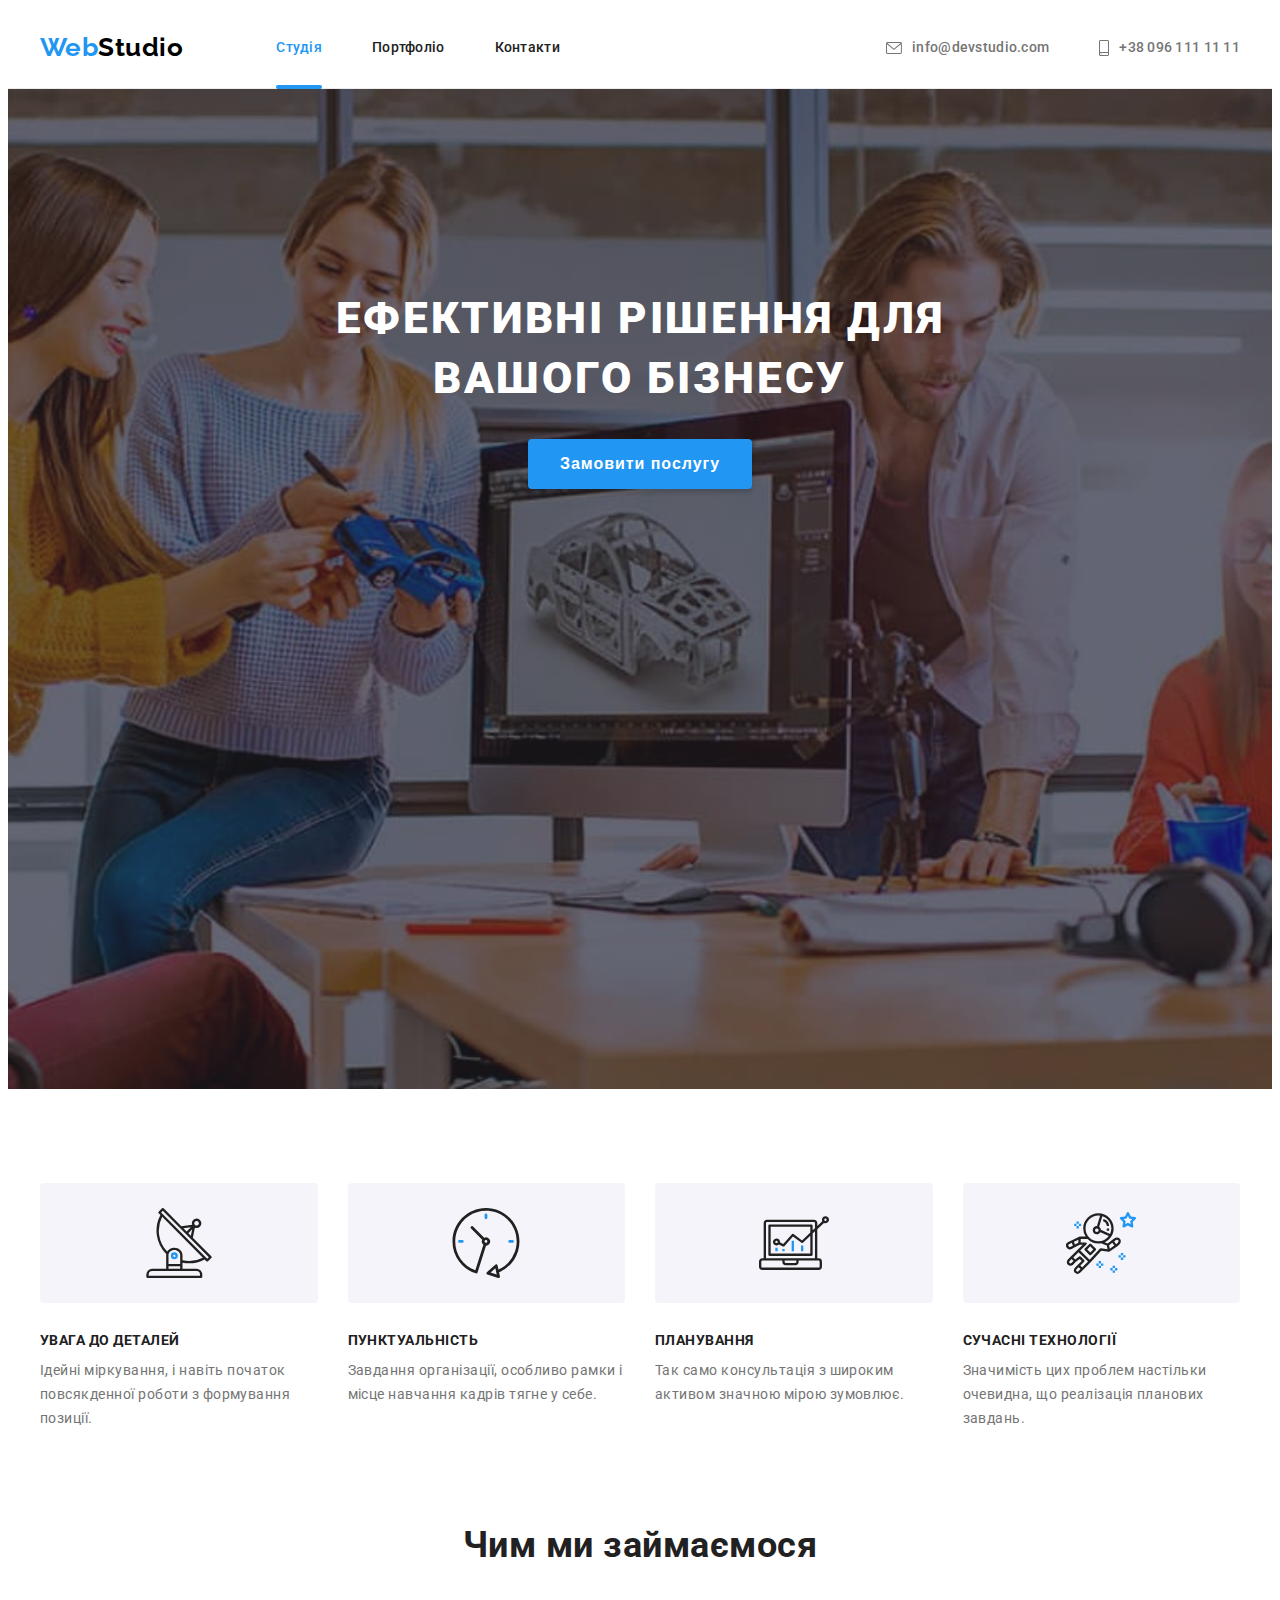
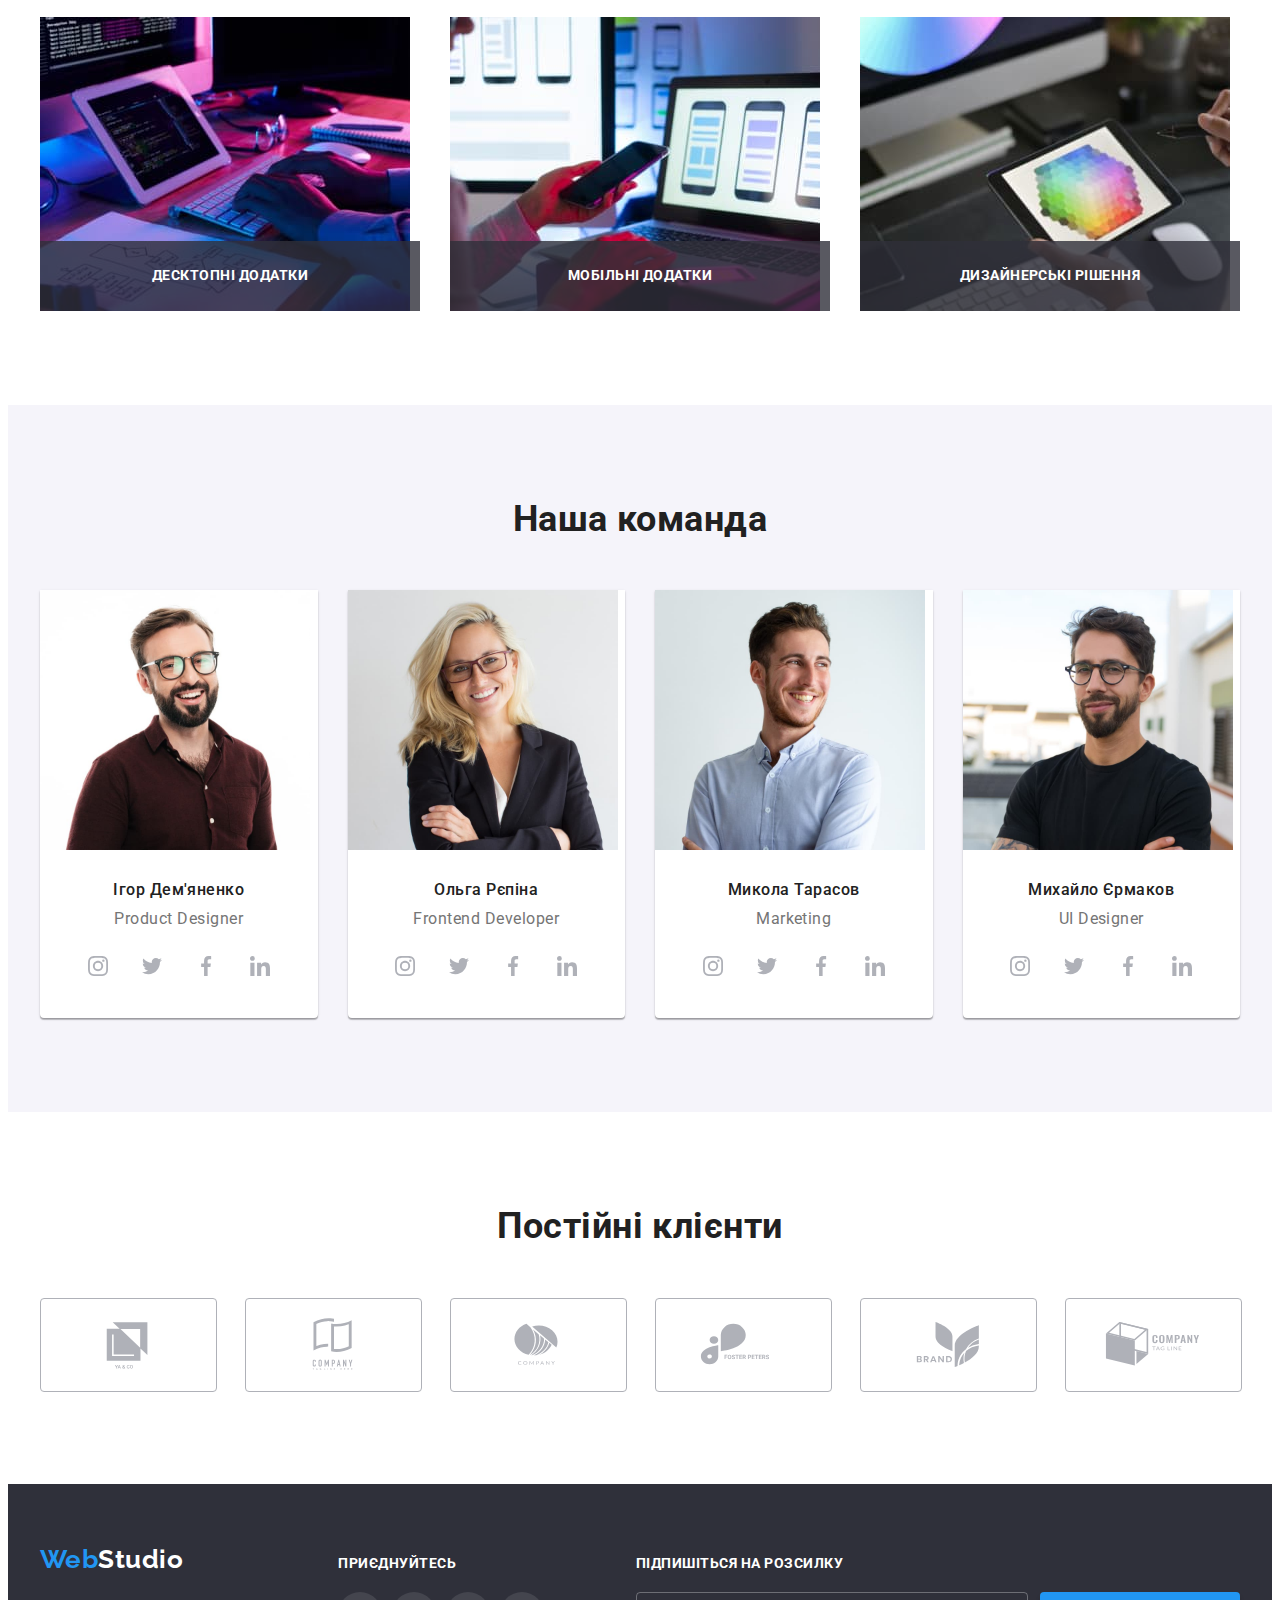
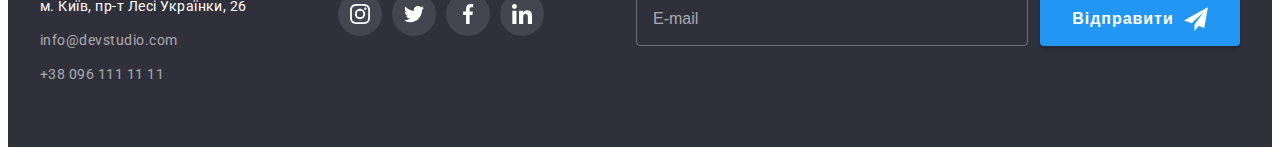
<file: index.html>
<!DOCTYPE html>
<html lang="uk">
  <head>
    <meta charset="UTF-8" />
    <meta http-equiv="X-UA-Compatible" content="IE=edge" />
    <meta name="viewport" content="width=device-width, initial-scale=1.0" />
    <title>Студія</title>
    <link rel="preconnect" href="https://fonts.googleapis.com" />
    <link rel="preconnect" href="https://fonts.gstatic.com" crossorigin />
    <link
      href="https://fonts.googleapis.com/css2?family=Raleway:wght@700&family=Roboto:wght@400;500;700;900&display=swap"
      rel="stylesheet"
    />
    <link
      rel="stylesheet"
      href="https://cdnjs.cloudflare.com/ajax/libs/modern-normalize/1.1.0/modern-normalize.min.css"
      integrity="sha512-wpPYUAdjBVSE4KJnH1VR1HeZfpl1ub8YT/NKx4PuQ5NmX2tKuGu6U/JRp5y+Y8XG2tV+wKQpNHVUX03MfMFn9Q=="
      crossorigin="anonymous"
      referrerpolicy="no-referrer"
    />
    <!-- <link rel="stylesheet" href="./css/styles.css" /> -->
    <link rel="stylesheet" href="./css/main.min.css" />
  </head>
  <body>
    <header class="header">
      <div class="container main-navigation">
        <nav class="main-navigation">
          <!-- Шапка лого -->
          <a href="./index.html" class="logo">Web<span class="logo--color-black">Studio</span></a>

          <!-- Шапка навігація -->
          <ul class="header-navigation list">
            <li class="item"><a href="./index.html" class="link current">Студія</a></li>
            <li class="item"><a href="./portfolio.html" class="link">Портфоліо</a></li>
            <li class="item"><a href="#" class="link">Контакти</a></li>
          </ul>
        </nav>

        <!-- Шапка контакти -->
        <ul class="header-contacts list">
          <li class="item">
            <a href="mailto:info@devstudio.com" class="header-link link">
              <svg class="icon-contacts" width="16" height="12">
                <use href="./images/icons.svg#icon-envelope"></use>
              </svg>
              info@devstudio.com</a
            >
          </li>
          <li class="item">
            <a href="tel:+380961111111" class="header-link link">
              <svg class="icon-contacts" width="10" height="16">
                <use href="./images/icons.svg#icon-smartphone"></use>
              </svg>
              +38 096 111 11 11</a
            >
          </li>
        </ul>
      </div>
    </header>

    <main>
      <!-- Герой -->
      <section class="hero">
        <div class="container">
          <h1 class="hero-title">
            Ефективні рішення для <br />
            вашого бізнесу
          </h1>
          <button type="button" class="main-button hero-button" data-modal-open>
            Замовити послугу
          </button>
        </div>
      </section>

      <!-- Переваги (benefits -> draw)-->
      <section class="draw section">
        <div class="container">
          <h2 class="visually-hidden">Наші переваги</h2>
          <ul class="draw__list list">
            <li class="draw__item">
              <div class="draw__box-images">
                <svg class="draw__icon" width="70" height="70">
                  <use href="./images/icons.svg#icon-antenna"></use>
                </svg>
              </div>
              <h3 class="draw__subtitle">Увага до деталей</h3>
              <p class="draw__text">
                Ідейні міркування, і навіть початок повсякденної роботи з формування позиції.
              </p>
            </li>
            <li class="draw__item">
              <div class="draw__box-images">
                <svg class="draw__icon" width="70" height="70">
                  <use href="./images/icons.svg#icon-clock"></use>
                </svg>
              </div>
              <h3 class="draw__subtitle">Пунктуальність</h3>
              <p class="draw__text">
                Завдання організації, особливо рамки і місце навчання кадрів тягне у себе.
              </p>
            </li>
            <li class="draw__item">
              <div class="draw__box-images">
                <svg class="draw__icon" width="70" height="70">
                  <use href="./images/icons.svg#icon-diagram"></use>
                </svg>
              </div>
              <h3 class="draw__subtitle">Планування</h3>
              <p class="draw__text">
                Так само консультація з широким активом значною мірою зумовлює.
              </p>
            </li>
            <li class="draw__item">
              <div class="draw__box-images">
                <svg class="draw__icon" width="70" height="70">
                  <use href="./images/icons.svg#icon-astronaut"></use>
                </svg>
              </div>
              <h3 class="draw__subtitle">Сучасні технології</h3>
              <p class="draw__text">
                Значимість цих проблем настільки очевидна, що реалізація планових завдань.
              </p>
            </li>
          </ul>
        </div>
      </section>

      <!-- Чим ми займаємося (work -> photo) -->
      <section class="photo section">
        <div class="container">
          <h2 class="section-title">Чим ми займаємося</h2>
          <ul class="photo__list list">
            <li class="photo__item">
              <img src="./images/box1.jpg" alt="Десктопні додатки" width="370" height="294" />
              <p class="photo__box">Десктопні додатки</p>
            </li>
            <li class="photo__item">
              <img src="./images/box2.jpg" alt="Мобільні додатки" width="370" height="294" />
              <p class="photo__box">Мобільні додатки</p>
            </li>
            <li class="photo__item">
              <img src="./images/box3.jpg" alt="Дизайнерські рішення" width="370" height="294" />
              <p class="photo__box">Дизайнерські рішення</p>
            </li>
          </ul>
        </div>
      </section>

      <!-- Команда -->
      <section class="team section">
        <div class="container">
          <h2 class="section-title">Наша команда</h2>
          <ul class="team-list list">
            <li class="item">
              <img src="./images/img1.jpg" alt="Ігор Дем'яненко" width="270" height="260" />
              <div class="team-card">
                <h3 class="team-subtitle">Ігор Дем'яненко</h3>
                <p class="team-text">Product Designer</p>
                <ul class="social-list list">
                  <li class="social-item">
                    <a
                      href="https://www.instagram.com/"
                      target="_blank"
                      class="social-link team-soc-link"
                    >
                      <svg class="team-soc-icon" width="20" height="20">
                        <use href="./images/icons.svg#icon-instagram"></use>
                      </svg>
                    </a>
                  </li>
                  <li class="social-item">
                    <a
                      href="https://twitter.com/?lang=uk"
                      target="_blank"
                      class="social-link team-soc-link"
                    >
                      <svg class="team-soc-icon" width="20" height="20">
                        <use href="./images/icons.svg#icon-twitter"></use>
                      </svg>
                    </a>
                  </li>
                  <li class="social-item">
                    <a
                      href="https://uk-ua.facebook.com/"
                      target="_blank"
                      class="social-link team-soc-link"
                    >
                      <svg class="team-soc-icon" width="20" height="20">
                        <use href="./images/icons.svg#icon-facebook"></use>
                      </svg>
                    </a>
                  </li>
                  <li class="social-item">
                    <a
                      href="https://www.linkedin.com/"
                      target="_blank"
                      class="social-link team-soc-link"
                    >
                      <svg class="team-soc-icon" width="20" height="20">
                        <use href="./images/icons.svg#icon-linkedin"></use>
                      </svg>
                    </a>
                  </li>
                </ul>
              </div>
            </li>
            <li class="item">
              <img src="./images/img2.jpg" alt="Ольга Рєпіна" width="270" height="260" />
              <div class="team-card">
                <h3 class="team-subtitle">Ольга Рєпіна</h3>
                <p class="team-text">Frontend Developer</p>
                <ul class="social-list list">
                  <li class="social-item">
                    <a
                      href="https://www.instagram.com/"
                      target="_blank"
                      class="social-link team-soc-link"
                    >
                      <svg class="team-soc-icon" width="20" height="20">
                        <use href="./images/icons.svg#icon-instagram"></use>
                      </svg>
                    </a>
                  </li>
                  <li class="social-item">
                    <a
                      href="https://twitter.com/?lang=uk"
                      target="_blank"
                      class="social-link team-soc-link"
                    >
                      <svg class="team-soc-icon" width="20" height="20">
                        <use href="./images/icons.svg#icon-twitter"></use>
                      </svg>
                    </a>
                  </li>
                  <li class="social-item">
                    <a
                      href="https://uk-ua.facebook.com/"
                      target="_blank"
                      class="social-link team-soc-link"
                    >
                      <svg class="team-soc-icon" width="20" height="20">
                        <use href="./images/icons.svg#icon-facebook"></use>
                      </svg>
                    </a>
                  </li>
                  <li class="social-item">
                    <a
                      href="https://www.linkedin.com/"
                      target="_blank"
                      class="social-link team-soc-link"
                    >
                      <svg class="team-soc-icon" width="20" height="20">
                        <use href="./images/icons.svg#icon-linkedin"></use>
                      </svg>
                    </a>
                  </li>
                </ul>
              </div>
            </li>
            <li class="item">
              <img src="./images/img3.jpg" alt="Микола Тарасов" width="270" height="260" />
              <div class="team-card">
                <h3 class="team-subtitle">Микола Тарасов</h3>
                <p class="team-text">Marketing</p>
                <ul class="social-list list">
                  <li class="social-item">
                    <a
                      href="https://www.instagram.com/"
                      target="_blank"
                      class="social-link team-soc-link"
                    >
                      <svg class="team-soc-icon" width="20" height="20">
                        <use href="./images/icons.svg#icon-instagram"></use>
                      </svg>
                    </a>
                  </li>
                  <li class="social-item">
                    <a
                      href="https://twitter.com/?lang=uk"
                      target="_blank"
                      class="social-link team-soc-link"
                    >
                      <svg class="team-soc-icon" width="20" height="20">
                        <use href="./images/icons.svg#icon-twitter"></use>
                      </svg>
                    </a>
                  </li>
                  <li class="social-item">
                    <a
                      href="https://uk-ua.facebook.com/"
                      target="_blank"
                      class="social-link team-soc-link"
                    >
                      <svg class="team-soc-icon" width="20" height="20">
                        <use href="./images/icons.svg#icon-facebook"></use>
                      </svg>
                    </a>
                  </li>
                  <li class="social-item">
                    <a
                      href="https://www.linkedin.com/"
                      target="_blank"
                      class="social-link team-soc-link"
                    >
                      <svg class="team-soc-icon" width="20" height="20">
                        <use href="./images/icons.svg#icon-linkedin"></use>
                      </svg>
                    </a>
                  </li>
                </ul>
              </div>
            </li>
            <li class="item">
              <img src="./images/img4.jpg" alt="Михайло Єрмаков" width="270" height="260" />
              <div class="team-card">
                <h3 class="team-subtitle">Михайло Єрмаков</h3>
                <p class="team-text">UI Designer</p>
                <ul class="social-list list">
                  <li class="social-item">
                    <a
                      href="https://www.instagram.com/"
                      target="_blank"
                      class="social-link team-soc-link"
                    >
                      <svg class="team-soc-icon" width="20" height="20">
                        <use href="./images/icons.svg#icon-instagram"></use>
                      </svg>
                    </a>
                  </li>
                  <li class="social-item">
                    <a
                      href="https://twitter.com/?lang=uk"
                      target="_blank"
                      class="social-link team-soc-link"
                    >
                      <svg class="team-soc-icon" width="20" height="20">
                        <use href="./images/icons.svg#icon-twitter"></use>
                      </svg>
                    </a>
                  </li>
                  <li class="social-item">
                    <a
                      href="https://uk-ua.facebook.com/"
                      target="_blank"
                      class="social-link team-soc-link"
                    >
                      <svg class="team-soc-icon" width="20" height="20">
                        <use href="./images/icons.svg#icon-facebook"></use>
                      </svg>
                    </a>
                  </li>
                  <li class="social-item">
                    <a
                      href="https://www.linkedin.com/"
                      target="_blank"
                      class="social-link team-soc-link"
                    >
                      <svg class="team-soc-icon" width="20" height="20">
                        <use href="./images/icons.svg#icon-linkedin"></use>
                      </svg>
                    </a>
                  </li>
                </ul>
              </div>
            </li>
          </ul>
        </div>
      </section>

      <!-- Клієнти (clients -> symbol)-->
      <section class="symbol section">
        <div class="container">
          <h2 class="section-title">Постійні клієнти</h2>
          <ul class="symbol__list list">
            <li class="symbol__item">
              <a href="#" class="symbol__link"
                ><svg class="symbol__icon" width="106" height="60">
                  <use href="./images/icons.svg#icon-company1"></use></svg
              ></a>
            </li>
            <li class="symbol__item">
              <a href="#" class="symbol__link"
                ><svg class="symbol__icon" width="106" height="60">
                  <use href="./images/icons.svg#icon-company2"></use></svg
              ></a>
            </li>
            <li class="symbol__item">
              <a href="#" class="symbol__link"
                ><svg class="symbol__icon" width="106" height="60">
                  <use href="./images/icons.svg#icon-company3"></use></svg
              ></a>
            </li>
            <li class="symbol__item">
              <a href="#" class="symbol__link"
                ><svg class="symbol__icon" width="106" height="60">
                  <use href="./images/icons.svg#icon-company4"></use></svg
              ></a>
            </li>
            <li class="symbol__item">
              <a href="#" class="symbol__link"
                ><svg class="symbol__icon" width="106" height="60">
                  <use href="./images/icons.svg#icon-company5"></use></svg
              ></a>
            </li>
            <li class="symbol__item">
              <a href="#" class="symbol__link"
                ><svg class="symbol__icon" width="106" height="60">
                  <use href="./images/icons.svg#icon-company6"></use></svg
              ></a>
            </li>
          </ul>
        </div>
      </section>
    </main>

    <footer class="footer">
      <div class="container footer-container">
        <div class="footer-contacts">
          <!-- Підвал лого -->
          <a href="./index.html" class="logo">Web<span class="logo--color-white">Studio</span></a>

          <!-- Підвал контакти -->
          <address class="footer-address">
            <ul class="address-list list">
              <li class="item">
                <a
                  href="https://goo.gl/maps/CPtrU1FHBa2aNyZL9"
                  target="_blank"
                  rel="noopener noreferrer nofollow"
                  class="footer-link maps-link"
                >
                  м. Київ, пр-т Лесі Українки, 26</a
                >
              </li>
              <li class="item">
                <a href="mailto:info@devstudio.com" class="footer-link">info@devstudio.com</a>
              </li>
              <li class="item">
                <a href="tel:+380961111111" class="footer-link">+38 096 111 11 11</a>
              </li>
            </ul>
          </address>
        </div>

        <!-- Підвал соціальні іконки -->
        <div class="footer-social-iconbox">
          <p class="footer-subtitle">Приєднуйтесь</p>
          <ul class="social-list list">
            <li class="social-item">
              <a
                href="https://www.instagram.com/"
                target="_blank"
                class="social-link footer-soc-link"
              >
                <svg class="footer-soc-icon" width="20" height="20">
                  <use href="./images/icons.svg#icon-instagram"></use>
                </svg>
              </a>
            </li>
            <li class="social-item">
              <a
                href="https://twitter.com/?lang=uk"
                target="_blank"
                class="social-link footer-soc-link"
              >
                <svg class="footer-soc-icon" width="20" height="20">
                  <use href="./images/icons.svg#icon-twitter"></use>
                </svg>
              </a>
            </li>
            <li class="social-item">
              <a
                href="https://uk-ua.facebook.com/"
                target="_blank"
                class="social-link footer-soc-link"
              >
                <svg class="footer-soc-icon" width="20" height="20">
                  <use href="./images/icons.svg#icon-facebook"></use>
                </svg>
              </a>
            </li>
            <li class="social-item">
              <a
                href="https://www.linkedin.com/"
                target="_blank"
                class="social-link footer-soc-link"
              >
                <svg class="footer-soc-icon" width="20" height="20">
                  <use href="./images/icons.svg#icon-linkedin"></use>
                </svg>
              </a>
            </li>
          </ul>
        </div>

        <!-- Підвал форма -->
        <div class="footer-subscribe">
          <p class="footer-subtitle">Підпишіться на розсилку</p>
          <form class="footer-form">
            <div class="footer-input-wrap">
              <input
                type="email"
                name="footer-input-email"
                class="footer-input"
                placeholder="E-mail"
                required
              />
              <button type="submit" class="main-button footer-subscribe-button">
                Відправити
                <svg class="footer-icon-button" width="24" height="24">
                  <use href="./images/icons.svg#icon-send"></use>
                </svg>
              </button>
            </div>
          </form>
        </div>
      </div>
    </footer>

    <!-- Модальне вікно -->
    <div class="backdrop is-hidden" data-modal>
      <div class="modal-window">
        <button type="button" class="modal-close-button" data-modal-close>
          <svg class="modal-close-icon" width="18" height="18">
            <use href="./images/icons.svg#icon-close"></use>
          </svg>
        </button>
        <p class="modal-title">Залиште свої дані, ми вам передзвонимо</p>
        <form class="modal-form">
          <div class="modal-area">
            <label for="modal-input-name" class="modal-label"><span>Ім'я</span></label>
            <div class="modal-input-wrap">
              <input
                type="text"
                name="user-name"
                class="modal-input"
                id="modal-input-name"
                required
              />
              <svg class="modal-input-icon" width="18" height="18">
                <use href="./images/icons.svg#icon-person"></use>
              </svg>
            </div>
          </div>
          <div class="modal-area">
            <label for="modal-input-tel" class="modal-label"><span>Телефон</span></label>
            <div class="modal-input-wrap">
              <input type="tel" name="user-tel" class="modal-input" id="modal-input-tel" required />
              <svg class="modal-input-icon" width="18" height="18">
                <use href="./images/icons.svg#icon-phone"></use>
              </svg>
            </div>
          </div>
          <div class="modal-area">
            <label for="modal-input-email" class="modal-label"><span>Пошта</span></label>
            <div class="modal-input-wrap">
              <input
                type="email"
                name="user-email"
                class="modal-input"
                id="modal-input-email"
                required
              />
              <svg class="modal-input-icon" width="18" height="18">
                <use href="./images/icons.svg#icon-email"></use>
              </svg>
            </div>
          </div>
          <div class="modal-area-comment">
            <label for="modal-input-comment" class="modal-label"><span>Коментар</span></label>
            <div class="modal-input-wrap">
              <textarea
                name="user-comment"
                class="modal-comment"
                id="modal-input-comment"
                placeholder="Введіть текст"
              ></textarea>
            </div>
          </div>
          <div class="modal-check">
            <input
              type="checkbox"
              name="agreement"
              id="agreement"
              class="modal-agreement visually-hidden"
            />
            <label for="agreement" class="modal-text-agreement">
              <span>
                <svg class="modal-check-icon" width="16" height="15">
                  <use href="./images/icons.svg#icon-check"></use>
                </svg>
              </span>
              Погоджуюся з розсилкою та приймаю&nbsp;
              <a
                href="#"
                target="_blank"
                rel="noopener noreferrer nofollow"
                class="modal-agreement-link"
              >
                Умови договору</a
              ></label
            >
          </div>
          <button type="submit" class="main-button modal-send-button">Відправити</button>
        </form>
      </div>
    </div>

    <script src="./js/modal.js"></script>
  </body>
</html>
</file>
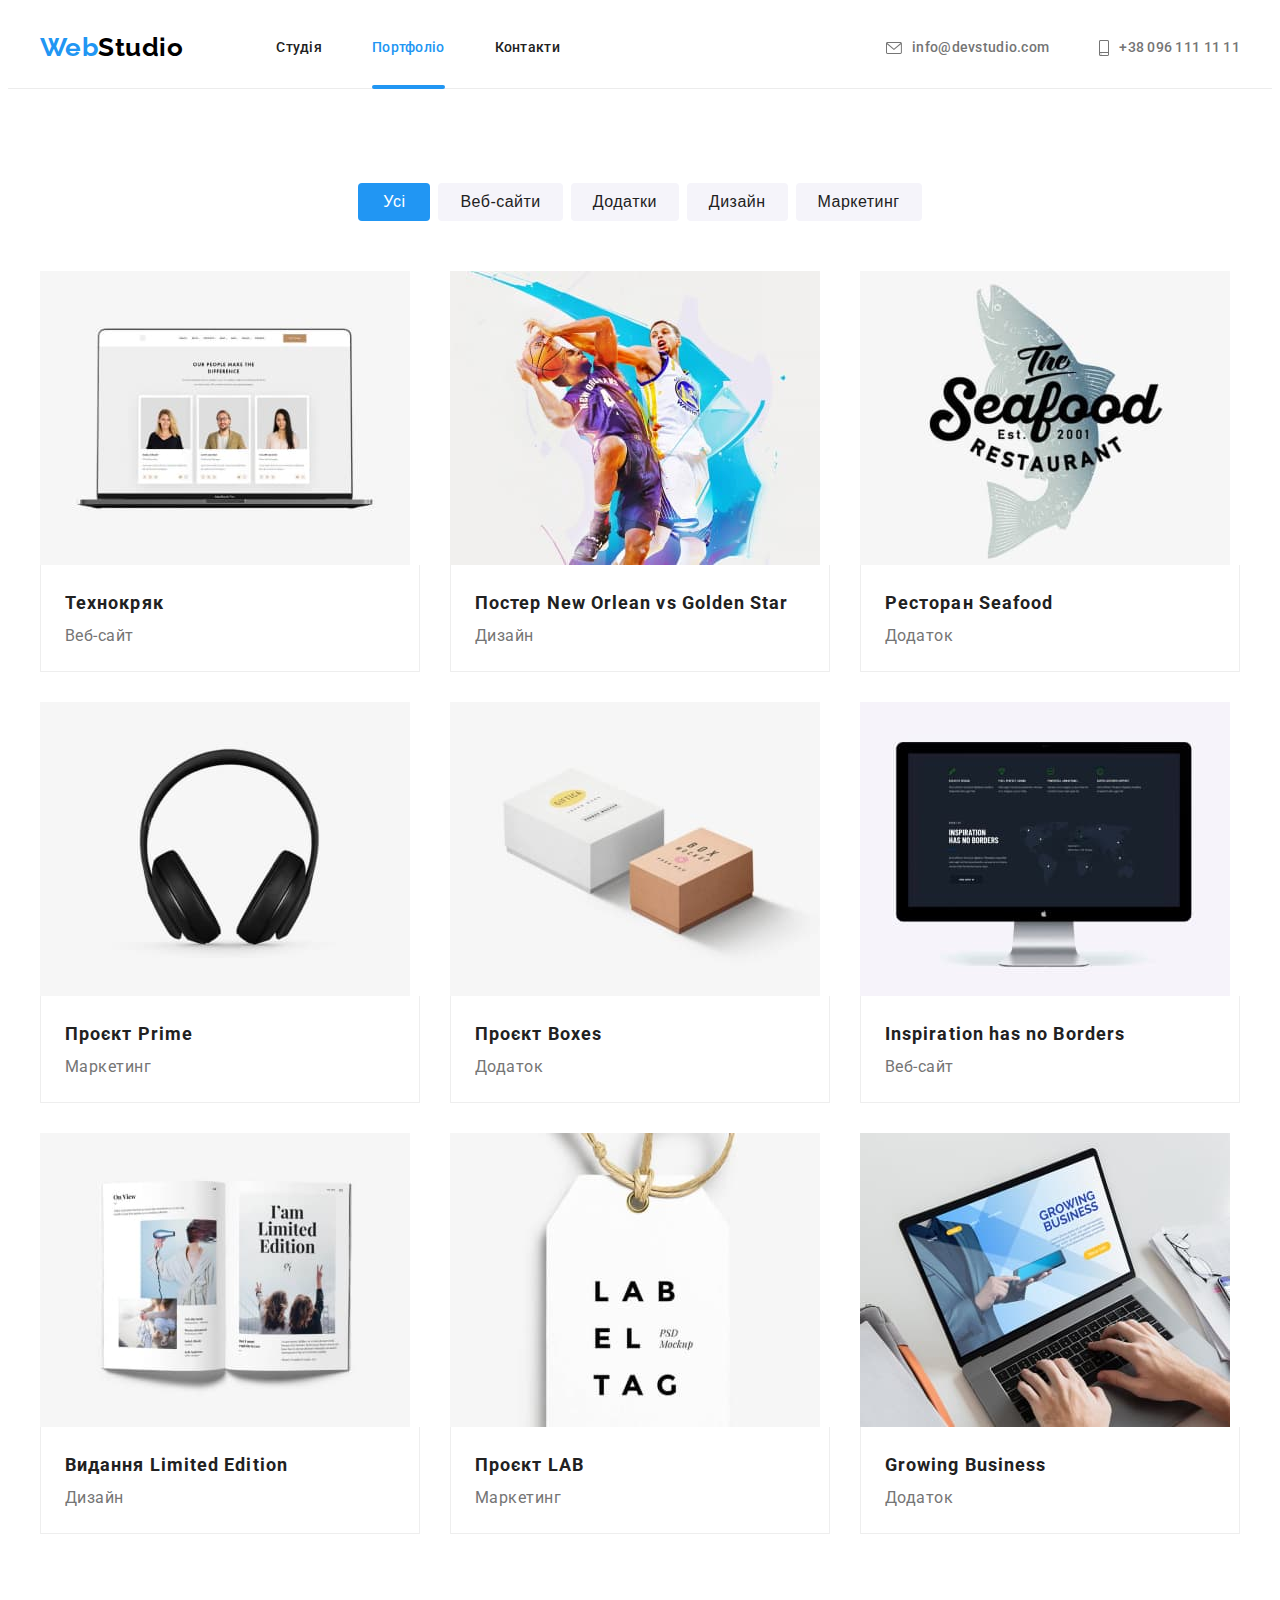
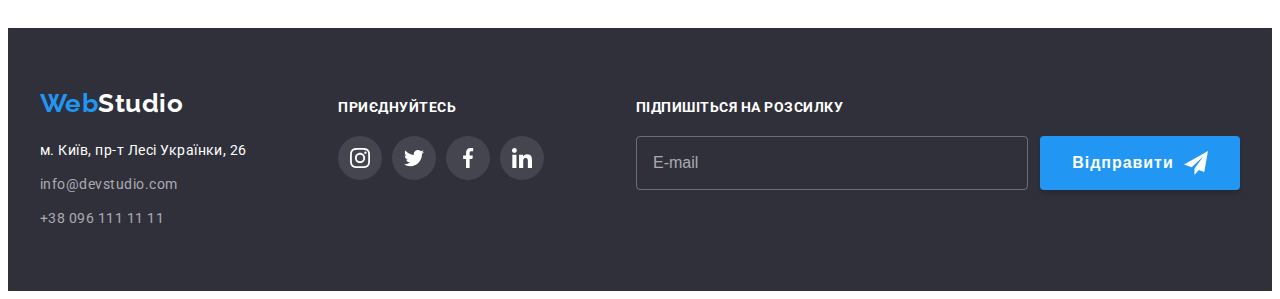
<file: portfolio.html>
<!DOCTYPE html>
<html lang="uk">
  <head>
    <meta charset="UTF-8" />
    <meta http-equiv="X-UA-Compatible" content="IE=edge" />
    <meta name="viewport" content="width=device-width, initial-scale=1.0" />
    <title>Студія</title>
    <link rel="preconnect" href="https://fonts.googleapis.com" />
    <link rel="preconnect" href="https://fonts.gstatic.com" crossorigin />
    <link
      href="https://fonts.googleapis.com/css2?family=Raleway:wght@700&family=Roboto:wght@400;500;700;900&display=swap"
      rel="stylesheet"
    />
    <link
      rel="stylesheet"
      href="https://cdnjs.cloudflare.com/ajax/libs/modern-normalize/1.1.0/modern-normalize.min.css"
      integrity="sha512-wpPYUAdjBVSE4KJnH1VR1HeZfpl1ub8YT/NKx4PuQ5NmX2tKuGu6U/JRp5y+Y8XG2tV+wKQpNHVUX03MfMFn9Q=="
      crossorigin="anonymous"
      referrerpolicy="no-referrer"
    />
    <!-- <link rel="stylesheet" href="./css/styles.css" /> -->
    <link rel="stylesheet" href="./css/main.min.css" />
  </head>
  <body>
    <header class="header">
      <div class="container main-navigation">
        <nav class="main-navigation">
          <!-- Шапка лого -->
          <a href="./index.html" class="logo">Web<span class="logo--color-black">Studio</span></a>

          <!-- Шапка навігація -->
          <ul class="header-navigation list">
            <li class="item"><a href="./index.html" class="link">Студія</a></li>
            <li class="item"><a href="./portfolio.html" class="link current">Портфоліо</a></li>
            <li class="item"><a href="#" class="link">Контакти</a></li>
          </ul>
        </nav>

        <!-- Шапка контакти -->
        <ul class="header-contacts list">
          <li class="item">
            <a href="mailto:info@devstudio.com" class="header-link link">
              <svg class="icon-contacts" width="16" height="12">
                <use href="./images/icons.svg#icon-envelope"></use>
              </svg>
              info@devstudio.com</a
            >
          </li>
          <li class="item">
            <a href="tel:+380961111111" class="header-link link">
              <svg class="icon-contacts" width="10" height="16">
                <use href="./images/icons.svg#icon-smartphone"></use>
              </svg>
              +38 096 111 11 11</a
            >
          </li>
        </ul>
      </div>
    </header>

    <main>
      <!-- Портфолію -->
      <section class="portfolio section">
        <div class="container">
          <h1 class="visually-hidden">Портфоліо</h1>

          <!-- Фільтр-кнопки -->
          <ul class="portfolio-btnlist list">
            <li class="item">
              <button type="button" class="portfolio-button button-all current">Усі</button>
            </li>
            <li class="item"><button type="button" class="portfolio-button">Веб-сайти</button></li>
            <li class="item"><button type="button" class="portfolio-button">Додатки</button></li>
            <li class="item"><button type="button" class="portfolio-button">Дизайн</button></li>
            <li class="item"><button type="button" class="portfolio-button">Маркетинг</button></li>
          </ul>
        </div>

        <!-- Картки -->
        <div class="container">
          <ul class="cards-list list">
            <li class="cards-item">
              <a href="#" class="cards-link">
                <div class="cards-overlay">
                  <img
                    src="./images/portfolio1.jpg"
                    alt="Технокряк Веб-сайт"
                    width="370"
                    height="294"
                  />
                  <p class="cards-overlay-text">
                    Ресурс пропонує комплексні пропозиції з різним рівнем функціоналу та сервісів.
                    Все це дозволить відвідувачу отримати вичерпні відомості про компанію чи
                    приватну особу.
                  </p>
                </div>
                <div class="cards-info">
                  <h2 class="cards-sublitle">Технокряк</h2>
                  <p class="cards-text">Веб-сайт</p>
                </div>
              </a>
            </li>
            <li class="cards-item">
              <a href="#" class="cards-link">
                <div class="cards-overlay">
                  <img
                    src="./images/portfolio2.jpg"
                    alt="Постер New Orlean vs Golden Star Дизайн"
                    width="370"
                    height="294"
                  />
                  <p class="cards-overlay-text">
                    Ресурс пропонує комплексні пропозиції з різним рівнем функціоналу та сервісів.
                    Все це дозволить відвідувачу отримати вичерпні відомості про компанію чи
                    приватну особу.
                  </p>
                </div>
                <div class="cards-info">
                  <h2 class="cards-sublitle">Постер New Orlean vs Golden Star</h2>
                  <p class="cards-text">Дизайн</p>
                </div>
              </a>
            </li>
            <li class="cards-item">
              <a href="#" class="cards-link">
                <div class="cards-overlay">
                  <img
                    src="./images/portfolio3.jpg"
                    alt="Ресторан Seafood Додаток"
                    width="370"
                    height="294"
                  />
                  <p class="cards-overlay-text">
                    Ресурс пропонує комплексні пропозиції з різним рівнем функціоналу та сервісів.
                    Все це дозволить відвідувачу отримати вичерпні відомості про компанію чи
                    приватну особу.
                  </p>
                </div>
                <div class="cards-info">
                  <h2 class="cards-sublitle">Ресторан Seafood</h2>
                  <p class="cards-text">Додаток</p>
                </div>
              </a>
            </li>
            <li class="cards-item">
              <a href="#" class="cards-link">
                <div class="cards-overlay">
                  <img
                    src="./images/portfolio4.jpg"
                    alt="Проєкт Prime Маркетинг"
                    width="370"
                    height="294"
                  />
                  <p class="cards-overlay-text">
                    Ресурс пропонує комплексні пропозиції з різним рівнем функціоналу та сервісів.
                    Все це дозволить відвідувачу отримати вичерпні відомості про компанію чи
                    приватну особу.
                  </p>
                </div>
                <div class="cards-info">
                  <h2 class="cards-sublitle">Проєкт Prime</h2>
                  <p class="cards-text">Маркетинг</p>
                </div>
              </a>
            </li>
            <li class="cards-item">
              <a href="#" class="cards-link">
                <div class="cards-overlay">
                  <img
                    src="./images/portfolio5.jpg"
                    alt="Проєкт Boxes Додаток"
                    width="370"
                    height="294"
                  />
                  <p class="cards-overlay-text">
                    Ресурс пропонує комплексні пропозиції з різним рівнем функціоналу та сервісів.
                    Все це дозволить відвідувачу отримати вичерпні відомості про компанію чи
                    приватну особу.
                  </p>
                </div>
                <div class="cards-info">
                  <h2 class="cards-sublitle">Проєкт Boxes</h2>
                  <p class="cards-text">Додаток</p>
                </div>
              </a>
            </li>
            <li class="cards-item">
              <a href="#" class="cards-link">
                <div class="cards-overlay">
                  <img
                    src="./images/portfolio6.jpg"
                    alt="Inspiration has no Borders Веб-сайт"
                    width="370"
                    height="294"
                  />
                  <p class="cards-overlay-text">
                    Ресурс пропонує комплексні пропозиції з різним рівнем функціоналу та сервісів.
                    Все це дозволить відвідувачу отримати вичерпні відомості про компанію чи
                    приватну особу.
                  </p>
                </div>
                <div class="cards-info">
                  <h2 class="cards-sublitle">Inspiration has no Borders</h2>
                  <p class="cards-text">Веб-сайт</p>
                </div>
              </a>
            </li>
            <li class="cards-item">
              <a href="#" class="cards-link">
                <div class="cards-overlay">
                  <img
                    src="./images/portfolio7.jpg"
                    alt="Видання Limited Edition Дизайн"
                    width="370"
                    height="294"
                  />
                  <p class="cards-overlay-text">
                    Ресурс пропонує комплексні пропозиції з різним рівнем функціоналу та сервісів.
                    Все це дозволить відвідувачу отримати вичерпні відомості про компанію чи
                    приватну особу.
                  </p>
                </div>
                <div class="cards-info">
                  <h2 class="cards-sublitle">Видання Limited Edition</h2>
                  <p class="cards-text">Дизайн</p>
                </div>
              </a>
            </li>
            <li class="cards-item">
              <a href="#" class="cards-link">
                <div class="cards-overlay">
                  <img
                    src="./images/portfolio8.jpg"
                    alt="Проєкт LAB Маркетинг"
                    width="370"
                    height="294"
                  />
                  <p class="cards-overlay-text">
                    Ресурс пропонує комплексні пропозиції з різним рівнем функціоналу та сервісів.
                    Все це дозволить відвідувачу отримати вичерпні відомості про компанію чи
                    приватну особу.
                  </p>
                </div>
                <div class="cards-info">
                  <h2 class="cards-sublitle">Проєкт LAB</h2>
                  <p class="cards-text">Маркетинг</p>
                </div>
              </a>
            </li>
            <li class="cards-item">
              <a href="#" class="cards-link">
                <div class="cards-overlay">
                  <img
                    src="./images/portfolio9.jpg"
                    alt="Growing Business Додаток"
                    width="370"
                    height="294"
                  />
                  <p class="cards-overlay-text">
                    Ресурс пропонує комплексні пропозиції з різним рівнем функціоналу та сервісів.
                    Все це дозволить відвідувачу отримати вичерпні відомості про компанію чи
                    приватну особу.
                  </p>
                </div>
                <div class="cards-info">
                  <h2 class="cards-sublitle">Growing Business</h2>
                  <p class="cards-text">Додаток</p>
                </div>
              </a>
            </li>
          </ul>
        </div>
      </section>
    </main>

    <footer class="footer">
      <div class="container footer-container">
        <div class="footer-contacts">
          <!-- Підвал лого -->
          <a href="./index.html" class="logo">Web<span class="logo--color-white">Studio</span></a>

          <!-- Підвал контакти -->
          <address class="footer-address">
            <ul class="address-list list">
              <li class="item">
                <a
                  href="https://goo.gl/maps/CPtrU1FHBa2aNyZL9"
                  target="_blank"
                  rel="noopener noreferrer nofollow"
                  class="footer-link maps-link"
                >
                  м. Київ, пр-т Лесі Українки, 26</a
                >
              </li>
              <li class="item">
                <a href="mailto:info@devstudio.com" class="footer-link">info@devstudio.com</a>
              </li>
              <li class="item">
                <a href="tel:+380961111111" class="footer-link">+38 096 111 11 11</a>
              </li>
            </ul>
          </address>
        </div>

        <!-- Підвал соціальні іконки -->
        <div class="footer-social-iconbox">
          <p class="footer-subtitle">Приєднуйтесь</p>
          <ul class="social-list list">
            <li class="social-item">
              <a
                href="https://www.instagram.com/"
                target="_blank"
                class="social-link footer-soc-link"
              >
                <svg class="footer-soc-icon" width="20" height="20">
                  <use href="./images/icons.svg#icon-instagram"></use>
                </svg>
              </a>
            </li>
            <li class="social-item">
              <a
                href="https://twitter.com/?lang=uk"
                target="_blank"
                class="social-link footer-soc-link"
              >
                <svg class="footer-soc-icon" width="20" height="20">
                  <use href="./images/icons.svg#icon-twitter"></use>
                </svg>
              </a>
            </li>
            <li class="social-item">
              <a
                href="https://uk-ua.facebook.com/"
                target="_blank"
                class="social-link footer-soc-link"
              >
                <svg class="footer-soc-icon" width="20" height="20">
                  <use href="./images/icons.svg#icon-facebook"></use>
                </svg>
              </a>
            </li>
            <li class="social-item">
              <a
                href="https://www.linkedin.com/"
                target="_blank"
                class="social-link footer-soc-link"
              >
                <svg class="footer-soc-icon" width="20" height="20">
                  <use href="./images/icons.svg#icon-linkedin"></use>
                </svg>
              </a>
            </li>
          </ul>
        </div>

        <!-- Підвал форма -->
        <div class="footer-subscribe">
          <p class="footer-subtitle">Підпишіться на розсилку</p>
          <form class="footer-form">
            <div class="footer-input-wrap">
              <input
                type="email"
                name="footer-input-email"
                class="footer-input"
                placeholder="E-mail"
                required
              />
              <button type="submit" class="main-button footer-subscribe-button">
                Відправити
                <svg class="footer-icon-button" width="24" height="24">
                  <use href="./images/icons.svg#icon-send"></use>
                </svg>
              </button>
            </div>
          </form>
        </div>
      </div>
    </footer>
  </body>
</html>
</file>
<file: css/main.min.css>
:root{--white-base: #ffffff;--brand-color: #2196f3;--bgrd-primary: #2f303a;--bgrd-secondary: #f5f4fa;--txt-primary: #212121;--txt-secondary: #757575;--button-active: #188ce8;--black: #000000;--white-transparency: rgba(255, 255, 255, 0.6);--border-header-gray: #ececec;--border-cards-gray: #eeeeee;--bgrd-hero: #c4c4c4;--icon-color: #afb1b8;--time-distribution: 250ms cubic-bezier(0.4, 0, 0.2, 1)}.visually-hidden{position:absolute;white-space:nowrap;width:1px;height:1px;overflow:hidden;border:0;padding:0;clip:rect(0 0 0 0);-webkit-clip-path:inset(50%);clip-path:inset(50%);margin:-1px}p,h1,h2,h3,h4,h5,h6{margin:0}ul,ol{margin:0;padding-left:0}button{cursor:pointer}address{font-style:normal}img{display:block;max-width:100%;height:auto}body{background-color:var(--white-base);color:var(--txt-primary);font-family:"Roboto","Helvetica Neue","Verdana","Tahoma",sans-serif;letter-spacing:.03em}.section{padding-top:94px;padding-bottom:94px}.list{list-style:none}.container{width:1200px;padding-left:15px;padding-right:15px;margin:0 auto}.logo{color:var(--brand-color);font-family:"Raleway";font-weight:700;font-size:26px;line-height:1.2;text-decoration:none}.logo--color-black{color:var(--black)}.logo--color-white{color:var(--white-base)}.main-button{display:block;margin:0 auto;border-radius:4px;border:none;background-color:var(--brand-color);color:var(--white-base);box-shadow:0px 4px 4px rgba(0,0,0,.15);font-weight:700;font-size:16px;line-height:1.88;letter-spacing:.06em;transition:background-color var(--time-distribution),box-shadow var(--time-distribution)}.main-button:hover,.main-button:focus{background-color:var(--button-active);box-shadow:0px 4px 4px rgba(0,0,0,.15)}.section-title{margin-bottom:50px;font-weight:700;font-size:36px;line-height:1.16;text-align:center}.social-list{display:flex;justify-content:center;gap:10px}.social-item{width:44px;height:44px}.social-link{display:flex;justify-content:center;align-items:center;width:100%;height:100%;border-radius:50%}.backdrop{position:fixed;top:0;left:0;width:100%;height:100%;background-color:rgba(0,0,0,.2);transition:opacity var(--time-distribution),visibility var(--time-distribution)}.backdrop.is-hidden{opacity:0;visibility:hidden;pointer-events:none}.modal-window{position:absolute;top:50%;left:50%;transform:translate(-50%, -50%) scale(1) rotate(0);min-width:528px;min-height:581px;padding:40px;background-color:var(--white-base);box-shadow:0px 1px 3px rgba(0,0,0,.12),0px 1px 1px rgba(0,0,0,.14),0px 2px 1px rgba(0,0,0,.2);border-radius:4px;transition:transform var(--time-distribution)}.backdrop.is-hidden .modal-window{transform:translate(-50%, -50%) scale(0) rotate(180deg)}.modal-close-button{position:absolute;top:8px;right:8px;display:flex;justify-content:center;align-items:center;min-width:30px;min-height:30px;border-radius:50%;background-color:var(--white-base);border:1px solid rgba(0,0,0,.1)}.modal-close-icon{fill:var(--black);transform:rotate(0);transition:fill var(--time-distribution),transform var(--time-distribution)}.modal-close-icon:hover,.modal-close-icon:focus{fill:var(--brand-color);transform:rotate(90deg)}.modal-title{margin-bottom:12px;font-weight:700;font-size:20px;line-height:1.15;text-align:center}.modal-area{margin-bottom:10px}.modal-input-wrap{position:relative}.modal-label{font-size:12px;line-height:1.16;letter-spacing:.01em;color:var(--txt-secondary)}.modal-label span{display:block;margin-bottom:4px}.modal-input{width:100%;height:40px;padding-left:42px;padding-right:12px;color:var(--txt-secondary);font-size:14px;line-height:1.42;border:1px solid rgba(33,33,33,.2);border-radius:4px;outline:rgba(0,0,0,0);transition:border-color var(--time-distribution),fill var(--time-distribution)}.modal-input:focus{border-color:var(--brand-color)}.modal-input-icon{position:absolute;left:12px;top:50%;transform:translateY(-50%)}.modal-input:focus+.modal-input-icon{fill:var(--brand-color)}.modal-area-comment{margin-bottom:20px}.modal-comment{width:100%;height:120px;padding:12px 16px;color:var(--txt-secondary);font-size:14px;line-height:1.42;border:1px solid rgba(33,33,33,.2);border-radius:4px;outline:rgba(0,0,0,0);resize:none;transition:border-color var(--time-distribution)}.modal-comment::-moz-placeholder{font-size:12px;line-height:1.66;letter-spacing:.01em;color:rgba(117,117,117,.5)}.modal-comment:-ms-input-placeholder{font-size:12px;line-height:1.66;letter-spacing:.01em;color:rgba(117,117,117,.5)}.modal-comment::placeholder{font-size:12px;line-height:1.66;letter-spacing:.01em;color:rgba(117,117,117,.5)}.modal-comment:focus{border-color:var(--brand-color)}.modal-check{margin-bottom:30px}.modal-text-agreement{display:flex;justify-content:center;align-items:center;color:var(--txt-secondary);font-size:14px;line-height:1.71}.modal-text-agreement span{display:flex;justify-content:center;align-items:center;width:16px;height:15px;margin-right:8px;border:2px solid var(--txt-primary);border-radius:2px;fill:rgba(0,0,0,0);transition:border-color var(--time-distribution)}.modal-agreement:checked+.modal-text-agreement span{background-color:var(--brand-color);border-color:rgba(0,0,0,0);fill:var(--white-base)}.modal-agreement:focus+.modal-text-agreement span{border-color:var(--brand-color)}.modal-agreement-link{color:var(--brand-color)}.modal-send-button{min-width:200px;padding:10px 52px}.header{border-bottom:1px solid var(--border-header-gray)}.main-navigation{display:flex;align-items:center}.link{display:block;padding-top:32px;padding-bottom:32px;color:var(--txt-primary);font-weight:500;font-size:14px;line-height:1.14;letter-spacing:.02em;text-decoration:none;transition:color var(--time-distribution)}.header-navigation{display:flex;gap:50px;margin-left:93px;align-items:center}.header-navigation .link.current{position:relative;color:var(--brand-color)}.header-navigation .link:hover,.header-navigation .link:focus{color:var(--brand-color)}.link.current::after{content:"";position:absolute;display:block;width:100%;height:4px;bottom:-1px;border-radius:2px;background-color:var(--brand-color)}.header-contacts{display:flex;gap:50px;margin-left:auto;align-items:center}.header-contacts .link{color:var(--txt-secondary)}.header-contacts .link:hover,.header-contacts .link:focus{color:var(--brand-color)}.header-link{display:flex;align-items:center}.icon-contacts{margin-right:10px;fill:currentColor}.icon-contacts:hover,.icon-contacts:focus{fill:var(--brand-color)}.hero{padding-top:200px;padding-bottom:200px;max-width:1600px;height:600px;margin-left:auto;margin-right:auto;background-image:linear-gradient(rgba(47, 48, 58, 0.4), rgba(47, 48, 58, 0.4)),url(../images/img-hero.jpg);background-color:var(--bgrd-hero);background-repeat:no-repeat;background-position:center;background-size:cover;flex-grow:1;text-align:center}.hero-title{margin-bottom:30px;color:var(--white-base);font-weight:900;font-size:44px;line-height:1.36;letter-spacing:.06em;text-transform:uppercase}.hero-button{min-width:216px;padding:10px 32px}.draw{padding-bottom:0}.draw__list{display:flex;gap:30px}.draw__list .draw__item{flex-basis:calc((100% - 90px)/4)}.draw__subtitle{margin-bottom:10px;font-weight:700;font-size:14px;line-height:1.14;text-transform:uppercase}.draw__text{color:var(--txt-secondary);font-size:14px;line-height:1.71}.draw__box-images{display:flex;justify-content:center;align-items:center;height:120px;margin-bottom:30px;border-radius:4px;background-color:var(--bgrd-secondary)}.photo__list{display:flex;gap:30px}.photo__list .photo__item{position:relative;flex-basis:calc((100% - 60px)/3)}.photo__box{position:absolute;width:100%;height:70px;bottom:0;display:flex;justify-content:center;align-items:center;color:var(--white-base);background-color:rgba(47,48,58,.8);font-weight:700;font-size:14px;line-height:1.14;text-align:center;text-transform:uppercase}.team-list{display:flex;gap:30px}.team-list .item{flex-basis:calc((100% - 90px)/4);border-radius:0px 0px 4px 4px;background-color:var(--white-base);box-shadow:0px 1px 3px rgba(0,0,0,.12),0px 1px 1px rgba(0,0,0,.14),0px 2px 1px rgba(0,0,0,.2)}.team{background-color:var(--bgrd-secondary)}.team-card{padding-top:30px;padding-bottom:30px}.team-subtitle{margin-bottom:10px;font-weight:500;font-size:16px;line-height:1.19;text-align:center}.team-text{margin-bottom:16px;color:var(--txt-secondary);font-size:16px;line-height:1.19;text-align:center}.team-soc-link{transition:background-color var(--time-distribution)}.team-soc-link:hover,.team-soc-link:focus{background-color:var(--brand-color)}.team-soc-icon{fill:var(--icon-color);transition:fill var(--time-distribution)}.team-soc-link:hover .team-soc-icon,.team-soc-link:focus .team-soc-icon{fill:var(--white-base)}.symbol__list{display:flex;gap:30px}.symbol__list .symbol__item{flex-basis:calc((100% - 150px)/6);height:92px}.symbol__link{display:flex;justify-content:center;align-items:center;width:100%;height:100%;border:1px solid var(--icon-color);border-radius:4px;transition:border-color var(--time-distribution)}.symbol__link:hover,.symbol__link:focus{border-color:var(--brand-color)}.symbol__icon{fill:var(--icon-color);transition:fill var(--time-distribution)}.symbol__link:hover .symbol__icon,.symbol__link:focus .symbol__icon{fill:var(--brand-color)}.footer-container{display:flex;align-items:baseline;justify-content:space-between}.footer{padding-top:60px;padding-bottom:60px;background-color:var(--bgrd-primary)}.footer-address{margin-top:20px}.address-list .item+.item{margin-top:10px}.footer-link{color:var(--white-transparency);font-size:14px;line-height:1.71;text-decoration:none;transition:color var(--time-distribution)}.footer-link:hover,.footer-link:focus{color:var(--brand-color)}.maps-link{color:var(--white-base)}.footer-subtitle{margin-bottom:20px;font-weight:700;font-size:14px;line-height:1.14;text-transform:uppercase;color:var(--white-base)}.footer-soc-link{background-color:rgba(255,255,255,.1);transition:background-color var(--time-distribution)}.footer-soc-link:hover,.footer-soc-link:focus{background-color:var(--brand-color)}.footer-soc-icon{fill:var(--white-base)}.footer-input-wrap{display:flex}.footer-input{width:358px;height:50px;padding-left:16px;padding-right:16px;margin-right:12px;color:var(--white-base);background-color:rgba(0,0,0,0);border:1px solid rgba(255,255,255,.3);border-radius:4px;outline:rgba(0,0,0,0);transition:background-color var(--time-distribution)}.footer-input::-moz-placeholder{font-size:16px;line-height:1.25;color:var(--white-transparency)}.footer-input:-ms-input-placeholder{font-size:16px;line-height:1.25;color:var(--white-transparency)}.footer-input::placeholder{font-size:16px;line-height:1.25;color:var(--white-transparency)}.footer-input:focus{border-color:var(--brand-color)}.footer-subscribe-button{display:flex;justify-content:center;align-items:center;gap:10px;min-width:200px;padding:10px 28px}.footer-icon-button{width:24px;height:24px;fill:var(--white-base)}.portfolio-btnlist{display:flex;gap:8px;justify-content:center;margin-bottom:50px}.portfolio-btnlist .portfolio-button.current{background-color:var(--brand-color);color:var(--white-base)}.portfolio-button{padding:6px 22px;background-color:var(--bgrd-secondary);color:var(--txt-primary);font-weight:500;font-size:16px;line-height:1.62;text-align:center;letter-spacing:.03em;border:none;border-radius:4px;transition:background-color var(--time-distribution),color var(--time-distribution),box-shadow var(--time-distribution)}.portfolio-button:hover,.portfolio-button:focus{background-color:var(--brand-color);color:var(--white-base);box-shadow:0px 3px 1px rgba(0,0,0,.1),0px 1px 2px rgba(0,0,0,.08),0px 2px 2px rgba(0,0,0,.12)}.button-all{padding:6px 25px}.cards-list{display:flex;flex-wrap:wrap;gap:30px}.cards-item{flex-basis:calc((100% - 60px)/3)}.cards-overlay{position:relative;overflow:hidden}.cards-overlay-text{position:absolute;top:0;height:100%;padding:63px 24px;color:var(--white-base);background-color:rgba(33,150,243,.9);font-weight:400;font-size:18px;line-height:1.56;opacity:0;transform:translateY(100%);transition:transform var(--time-distribution),opacity var(--time-distribution)}.cards-item:hover .cards-overlay-text{opacity:1;transform:translateY(0)}.cards-link{display:block;color:var(--txt-primary);font-size:16px;line-height:1.88;text-decoration:none;transition:box-shadow var(--time-distribution)}.cards-link:hover,.cards-link:focus{box-shadow:0px 1px 1px rgba(0,0,0,.12),0px 4px 4px rgba(0,0,0,.06),1px 4px 6px rgba(0,0,0,.16)}.cards-info{padding:20px 24px;border:1px solid var(--border-cards-gray);border-top:none}.cards-sublitle{font-weight:700;font-size:18px;line-height:2;letter-spacing:.06em}.cards-text{color:var(--txt-secondary)}/*# sourceMappingURL=main.min.css.map */
</file>
